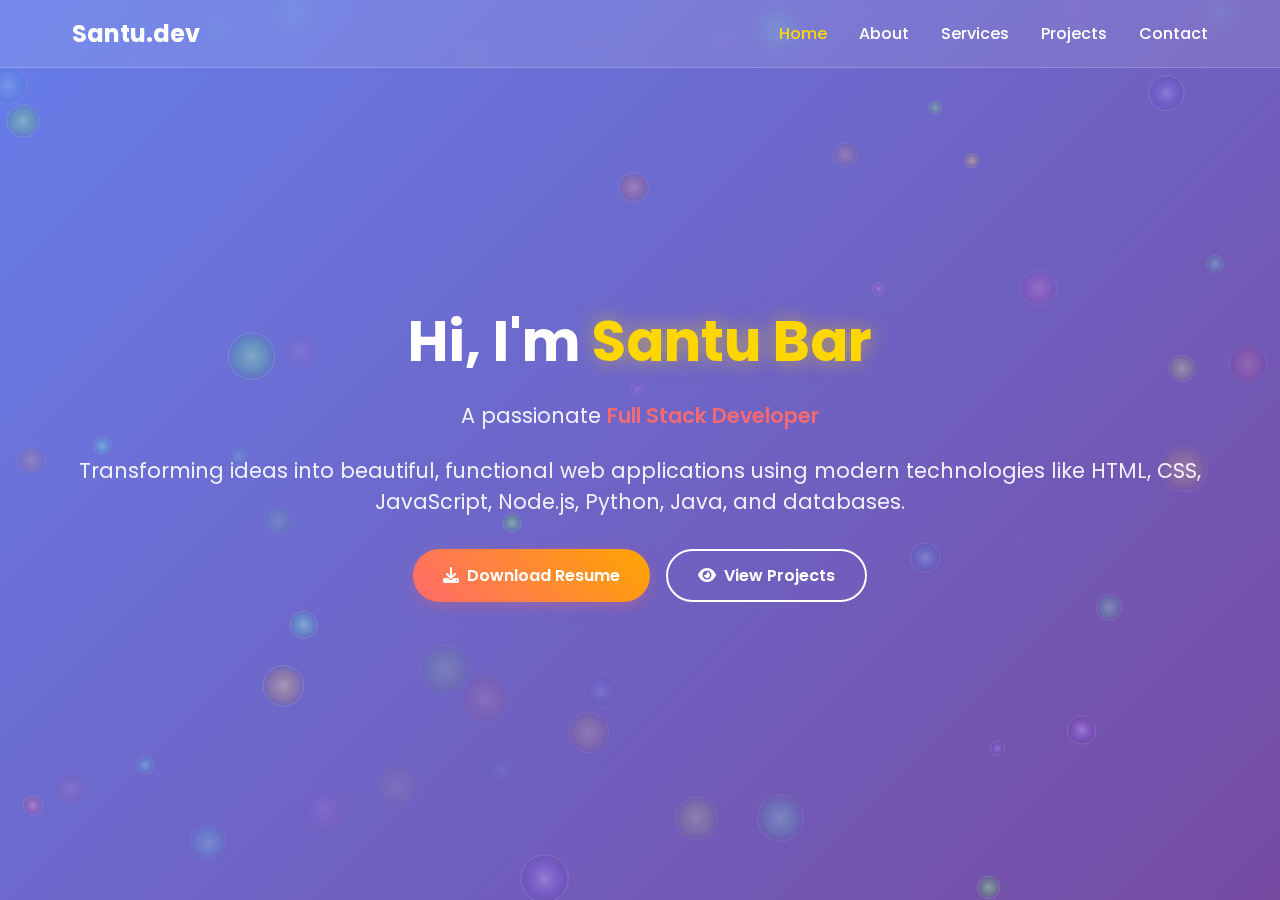
<file: index.html>
<!DOCTYPE html>
<html lang="en">
<head>
    <meta charset="UTF-8">
    <meta name="viewport" content="width=device-width, initial-scale=1.0">
    <title>Santu Bar - Full Stack Developer</title>
    <link rel="preconnect" href="https://fonts.googleapis.com">
    <link rel="preconnect" href="https://fonts.gstatic.com" crossorigin>
    <link href="https://fonts.googleapis.com/css2?family=Poppins:wght@300;400;500;600;700&display=swap" rel="stylesheet">
    <link rel="stylesheet" href="https://cdnjs.cloudflare.com/ajax/libs/font-awesome/6.5.0/css/all.min.css">
    <style>
        * {
            margin: 0;
            padding: 0;
            box-sizing: border-box;
        }

        body {
            font-family: 'Poppins', sans-serif;
            background: linear-gradient(135deg, #667eea 0%, #764ba2 100%);
            min-height: 100vh;
            overflow-x: hidden;
            position: relative;
        }

        /* Navigation */
        nav {
            position: fixed;
            top: 0;
            width: 100%;
            background: rgba(255, 255, 255, 0.1);
            backdrop-filter: blur(10px);
            border-bottom: 1px solid rgba(255, 255, 255, 0.2);
            z-index: 1000;
            padding: 1rem 0;
        }

        .nav-container {
            max-width: 1200px;
            margin: 0 auto;
            display: flex;
            justify-content: space-between;
            align-items: center;
            padding: 0 2rem;
        }

        .logo {
            font-size: 1.5rem;
            font-weight: 700;
            color: white;
        }

        .nav-menu {
            display: flex;
            list-style: none;
            gap: 2rem;
        }

        .nav-link {
            color: white;
            text-decoration: none;
            font-weight: 500;
            transition: color 0.3s ease;
        }

        .nav-link:hover,
        .nav-link.active {
            color: #ffd700;
        }

        .mobile-menu-toggle {
            display: none;
            color: white;
            font-size: 1.5rem;
            cursor: pointer;
        }

        /* Bubbles Canvas */
        #bubbles {
            position: fixed;
            top: 0;
            left: 0;
            width: 100%;
            height: 100%;
            pointer-events: none;
            z-index: 1;
        }

        /* Main Content */
        .section {
            min-height: 100vh;
            display: flex;
            align-items: center;
            justify-content: center;
            position: relative;
            z-index: 10;
        }

        .container {
            max-width: 1200px;
            margin: 0 auto;
            padding: 0 2rem;
        }

        .hero-content {
            text-align: center;
            color: white;
            animation: fadeInUp 1s ease-out;
        }

        .hero-content h1 {
            font-size: 3.5rem;
            font-weight: 700;
            margin-bottom: 1rem;
        }

        .highlight {
            color: #ffd700;
            text-shadow: 0 0 20px rgba(255, 215, 0, 0.5);
        }

        .hero-content p {
            font-size: 1.3rem;
            margin-bottom: 1.5rem;
            opacity: 0.9;
        }

        #typed-text {
            color: #ff6b6b;
            font-weight: 600;
        }

        .btn-group {
            display: flex;
            gap: 1rem;
            justify-content: center;
            margin-top: 2rem;
        }

        .btn {
            padding: 12px 30px;
            border-radius: 50px;
            text-decoration: none;
            font-weight: 600;
            transition: all 0.3s ease;
            display: inline-flex;
            align-items: center;
            gap: 0.5rem;
        }

        .btn-primary {
            background: linear-gradient(45deg, #ff6b6b, #ffa500);
            color: white;
            box-shadow: 0 4px 15px rgba(255, 107, 107, 0.3);
        }

        .btn-primary:hover {
            transform: translateY(-2px);
            box-shadow: 0 6px 20px rgba(255, 107, 107, 0.4);
        }

        .btn-secondary {
            background: transparent;
            color: white;
            border: 2px solid white;
        }

        .btn-secondary:hover {
            background: white;
            color: #667eea;
            transform: translateY(-2px);
        }

        @keyframes fadeInUp {
            from {
                opacity: 0;
                transform: translateY(30px);
            }
            to {
                opacity: 1;
                transform: translateY(0);
            }
        }

        /* Mobile Responsive */
        @media (max-width: 768px) {
            .nav-menu {
                position: fixed;
                top: 70px;
                left: -100%;
                width: 100%;
                height: calc(100vh - 70px);
                background: rgba(0, 0, 0, 0.9);
                flex-direction: column;
                justify-content: flex-start;
                align-items: center;
                padding-top: 2rem;
                transition: left 0.3s ease;
            }

            .nav-menu.active {
                left: 0;
            }

            .mobile-menu-toggle {
                display: block;
            }

            .hero-content h1 {
                font-size: 2.5rem;
            }

            .hero-content p {
                font-size: 1.1rem;
            }

            .btn-group {
                flex-direction: column;
                align-items: center;
            }
        }
    </style>
</head>
<body>
    <!-- Navigation -->
    <nav>
        <div class="nav-container">
            <div class="logo">Santu.dev</div>
            <ul class="nav-menu" id="navMenu">
                <li><a href="index.html" onclick="showSection('home')" class="nav-link active">Home</a></li>
                <li><a href="about.html" onclick="showSection('about')" class="nav-link">About</a></li>
                <li><a href="service.html" onclick="showSection('services')" class="nav-link">Services</a></li>
                <li><a href="project.html" onclick="showSection('projects')" class="nav-link">Projects</a></li>
                <li><a href="contact.html" onclick="showSection('contact')" class="nav-link">Contact</a></li>
            </ul>
            <div class="mobile-menu-toggle" onclick="toggleMobileMenu()">
                <i class="fas fa-bars"></i>
            </div>
        </div>
    </nav>

    <canvas id="bubbles"></canvas>

    <!-- Home Section -->
    <section id="home" class="section active">
        <div class="container">
            <div class="hero-content fade-in-up">
                <h1>Hi, I'm <span class="highlight">Santu Bar</span></h1>
                <p>A passionate <span id="typed-text">Full Stack Developer</span></p>
                <p>Transforming ideas into beautiful, functional web applications using modern technologies like HTML, CSS, JavaScript, Node.js, Python, Java, and databases.</p>
                <div class="btn-group">
                    <a href="SANTU_BAR_009.pdf" download class="btn btn-primary">
                        <i class="fas fa-download"></i> Download Resume
                    </a>
                    <a href="#" onclick="showSection('projects')" class="btn btn-secondary">
                        <i class="fas fa-eye"></i> View Projects
                    </a>
                </div>
            </div>
        </div>
    </section>

    <script>
        // Bubble Animation
        class BubbleSystem {
            constructor() {
                this.canvas = document.getElementById('bubbles');
                this.ctx = this.canvas.getContext('2d');
                this.bubbles = [];
                this.mouseX = 0;
                this.mouseY = 0;
                this.isMouseDown = false;
                
                this.init();
                this.setupEventListeners();
                this.animate();
            }

            init() {
                this.resizeCanvas();
                this.createBubbles(50);
            }

            resizeCanvas() {
                this.canvas.width = window.innerWidth;
                this.canvas.height = window.innerHeight;
            }

            createBubbles(count) {
                for (let i = 0; i < count; i++) {
                    this.bubbles.push({
                        x: Math.random() * this.canvas.width,
                        y: Math.random() * this.canvas.height,
                        radius: Math.random() * 20 + 5,
                        vx: (Math.random() - 0.5) * 2,
                        vy: (Math.random() - 0.5) * 2,
                        alpha: Math.random() * 0.5 + 0.1,
                        hue: Math.random() * 360,
                        repelForce: 0,
                        originalVx: (Math.random() - 0.5) * 2,
                        originalVy: (Math.random() - 0.5) * 2
                    });
                }
            }

            setupEventListeners() {
                // Mouse events
                document.addEventListener('mousemove', (e) => {
                    this.mouseX = e.clientX;
                    this.mouseY = e.clientY;
                });

                document.addEventListener('mousedown', () => {
                    this.isMouseDown = true;
                    this.createMouseBubbles();
                });

                document.addEventListener('mouseup', () => {
                    this.isMouseDown = false;
                });

                // Touch events
                document.addEventListener('touchstart', (e) => {
                    const touch = e.touches[0];
                    this.mouseX = touch.clientX;
                    this.mouseY = touch.clientY;
                    this.isMouseDown = true;
                    this.createMouseBubbles();
                    e.preventDefault();
                });

                document.addEventListener('touchmove', (e) => {
                    const touch = e.touches[0];
                    this.mouseX = touch.clientX;
                    this.mouseY = touch.clientY;
                    e.preventDefault();
                });

                document.addEventListener('touchend', () => {
                    this.isMouseDown = false;
                });

                // Resize event
                window.addEventListener('resize', () => {
                    this.resizeCanvas();
                });

                // Hover effects on interactive elements
                const interactiveElements = document.querySelectorAll('a, button, .nav-link');
                interactiveElements.forEach(element => {
                    element.addEventListener('mouseenter', (e) => {
                        this.createHoverBubbles(e.target);
                    });
                });
            }

            createMouseBubbles() {
                for (let i = 0; i < 5; i++) {
                    this.bubbles.push({
                        x: this.mouseX + (Math.random() - 0.5) * 50,
                        y: this.mouseY + (Math.random() - 0.5) * 50,
                        radius: Math.random() * 15 + 5,
                        vx: (Math.random() - 0.5) * 8,
                        vy: (Math.random() - 0.5) * 8,
                        alpha: 0.8,
                        hue: Math.random() * 60 + 300, // Purple to pink range
                        life: 100,
                        decay: 2,
                        repelForce: 0,
                        originalVx: (Math.random() - 0.5) * 8,
                        originalVy: (Math.random() - 0.5) * 8
                    });
                }
            }

            createHoverBubbles(element) {
                const rect = element.getBoundingClientRect();
                const centerX = rect.left + rect.width / 2;
                const centerY = rect.top + rect.height / 2;

                for (let i = 0; i < 8; i++) {
                    this.bubbles.push({
                        x: centerX + (Math.random() - 0.5) * rect.width,
                        y: centerY + (Math.random() - 0.5) * rect.height,
                        radius: Math.random() * 10 + 3,
                        vx: (Math.random() - 0.5) * 4,
                        vy: (Math.random() - 0.5) * 4,
                        alpha: 0.6,
                        hue: 45, // Golden color
                        life: 60,
                        decay: 1.5,
                        repelForce: 0,
                        originalVx: (Math.random() - 0.5) * 4,
                        originalVy: (Math.random() - 0.5) * 4
                    });
                }
            }

            updateBubbles() {
                for (let i = this.bubbles.length - 1; i >= 0; i--) {
                    const bubble = this.bubbles[i];

                    // Calculate distance to mouse/touch
                    const dx = this.mouseX - bubble.x;
                    const dy = this.mouseY - bubble.y;
                    const distance = Math.sqrt(dx * dx + dy * dy);

                    // Repel effect
                    if (distance < 100) {
                        const repelStrength = (100 - distance) / 100;
                        bubble.repelForce = repelStrength * 5;
                        
                        const angle = Math.atan2(dy, dx);
                        bubble.vx = bubble.originalVx - Math.cos(angle) * bubble.repelForce;
                        bubble.vy = bubble.originalVy - Math.sin(angle) * bubble.repelForce;
                    } else {
                        bubble.repelForce *= 0.95;
                        bubble.vx = bubble.originalVx;
                        bubble.vy = bubble.originalVy;
                    }

                    // Update position
                    bubble.x += bubble.vx;
                    bubble.y += bubble.vy;

                    // Bounce off edges
                    if (bubble.x < 0 || bubble.x > this.canvas.width) {
                        bubble.vx *= -1;
                        bubble.originalVx *= -1;
                    }
                    if (bubble.y < 0 || bubble.y > this.canvas.height) {
                        bubble.vy *= -1;
                        bubble.originalVy *= -1;
                    }

                    // Handle temporary bubbles (from interactions)
                    if (bubble.life !== undefined) {
                        bubble.life -= bubble.decay;
                        bubble.alpha = Math.max(0, bubble.life / 100);
                        
                        if (bubble.life <= 0) {
                            this.bubbles.splice(i, 1);
                            continue;
                        }
                    }

                    // Keep bubble count manageable
                    if (this.bubbles.length > 200) {
                        this.bubbles.splice(i, 1);
                    }
                }
            }

            drawBubbles() {
                this.ctx.clearRect(0, 0, this.canvas.width, this.canvas.height);

                this.bubbles.forEach(bubble => {
                    this.ctx.save();
                    this.ctx.globalAlpha = bubble.alpha;
                    
                    // Create gradient
                    const gradient = this.ctx.createRadialGradient(
                        bubble.x, bubble.y, 0,
                        bubble.x, bubble.y, bubble.radius
                    );
                    
                    gradient.addColorStop(0, `hsla(${bubble.hue}, 70%, 80%, 0.8)`);
                    gradient.addColorStop(0.7, `hsla(${bubble.hue}, 70%, 60%, 0.4)`);
                    gradient.addColorStop(1, `hsla(${bubble.hue}, 70%, 40%, 0.1)`);
                    
                    this.ctx.fillStyle = gradient;
                    this.ctx.beginPath();
                    this.ctx.arc(bubble.x, bubble.y, bubble.radius, 0, Math.PI * 2);
                    this.ctx.fill();

                    // Add a subtle border
                    this.ctx.strokeStyle = `hsla(${bubble.hue}, 70%, 90%, 0.3)`;
                    this.ctx.lineWidth = 1;
                    this.ctx.stroke();
                    
                    this.ctx.restore();
                });
            }

            animate() {
                this.updateBubbles();
                this.drawBubbles();
                requestAnimationFrame(() => this.animate());
            }
        }

        // Navigation functions (placeholder)
        function showSection(section) {
            console.log(`Showing section: ${section}`);
            // Add your section switching logic here
        }

        function toggleMobileMenu() {
            const navMenu = document.getElementById('navMenu');
            navMenu.classList.toggle('active');
        }

        // Initialize bubble system when DOM is loaded
        document.addEventListener('DOMContentLoaded', () => {
            new BubbleSystem();
        });

        // Typing effect for the text
        function typeText() {
            const texts = ['Full Stack Developer', 'Web Designer', 'Problem Solver', 'Tech Enthusiast'];
            let textIndex = 0;
            let charIndex = 0;
            const typedElement = document.getElementById('typed-text');

            function type() {
                if (charIndex < texts[textIndex].length) {
                    typedElement.textContent += texts[textIndex].charAt(charIndex);
                    charIndex++;
                    setTimeout(type, 100);
                } else {
                    setTimeout(erase, 2000);
                }
            }

            function erase() {
                if (charIndex > 0) {
                    typedElement.textContent = texts[textIndex].substring(0, charIndex - 1);
                    charIndex--;
                    setTimeout(erase, 50);
                } else {
                    textIndex = (textIndex + 1) % texts.length;
                    setTimeout(type, 500);
                }
            }

            type();
        }

        // Start typing effect
        setTimeout(typeText, 1000);
    </script>
</body>
</html>
</file>
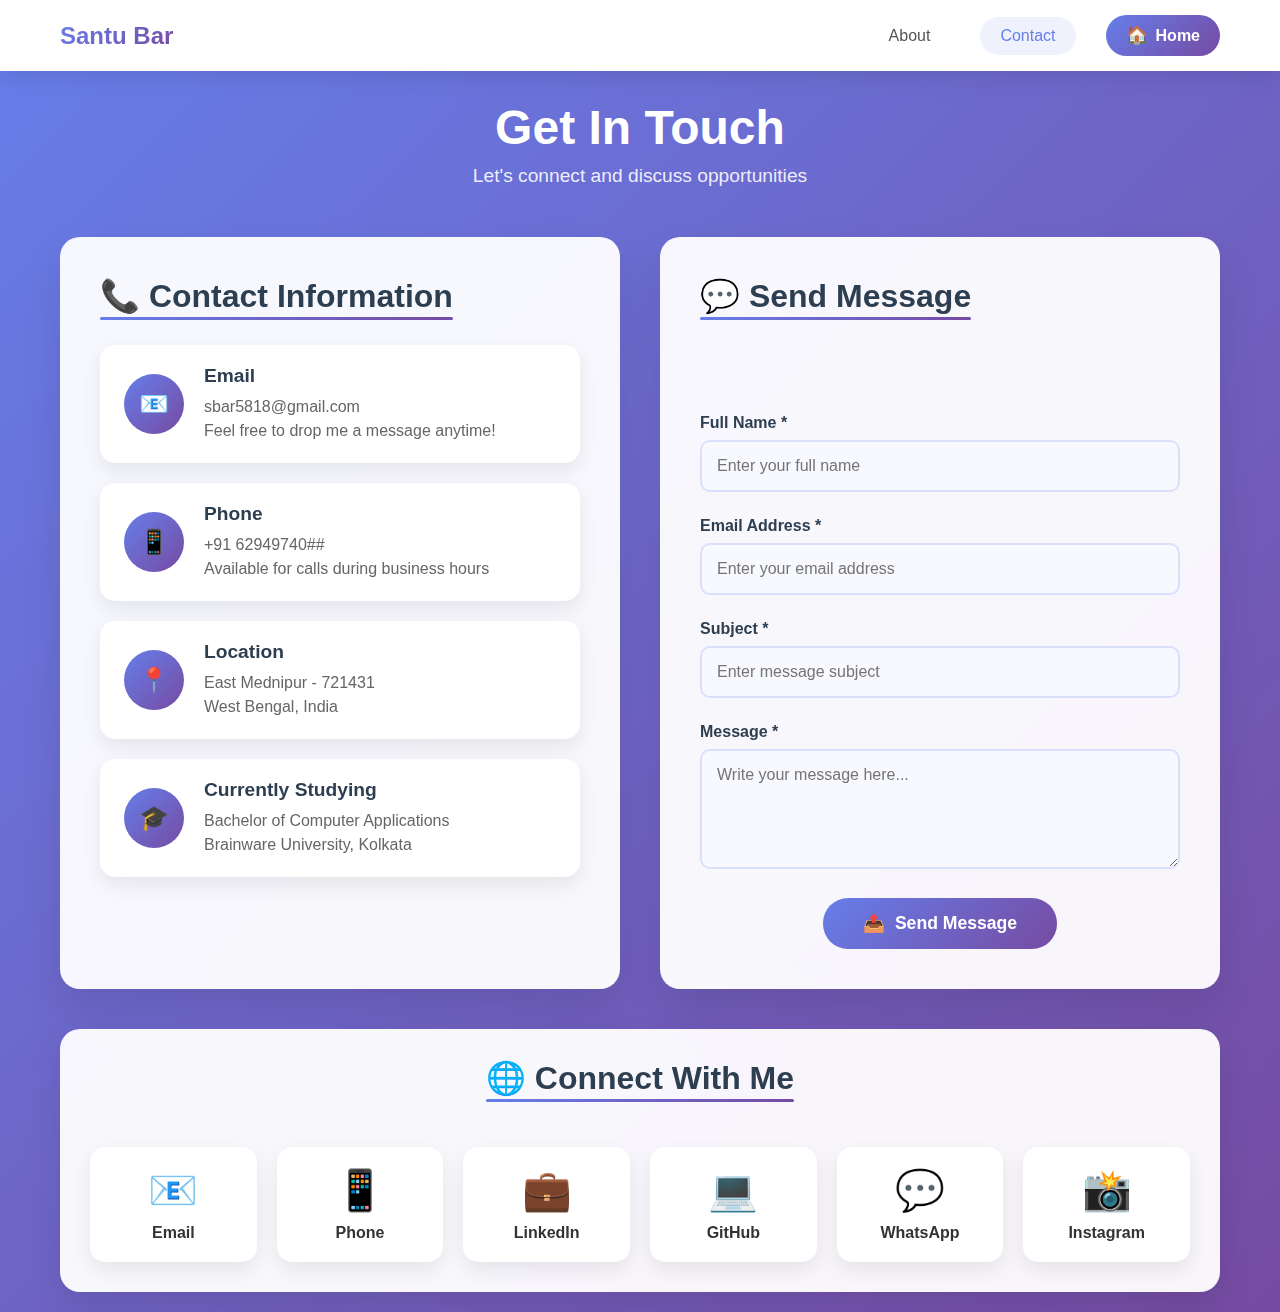
<file: contact.html>
<!DOCTYPE html>
<html lang="en">
<head>
    <meta charset="UTF-8">
    <meta name="viewport" content="width=device-width, initial-scale=1.0">
    <title>Contact - Santu Bar</title>
    <style>
        * {
            margin: 0;
            padding: 0;
            box-sizing: border-box;
        }

        body {
            font-family: 'Segoe UI', Tahoma, Geneva, Verdana, sans-serif;
            background: linear-gradient(135deg, #667eea 0%, #764ba2 100%);
            color: #333;
            overflow-x: hidden;
            min-height: 100vh;
        }

        .container {
            max-width: 1200px;
            margin: 0 auto;
            padding: 20px;
            padding-top: 100px;
        }

        .navbar {
            position: fixed;
            top: 0;
            left: 0;
            right: 0;
            background: rgb(255, 255, 255);
            backdrop-filter: blur(15px);
            box-shadow: 0 5px 25px rgba(0, 0, 0, 0.1);
            z-index: 1000;
            transition: all 0.3s ease;
        }

        .nav-container {
            max-width: 1200px;
            margin: 0 auto;
            display: flex;
            justify-content: space-between;
            align-items: center;
            padding: 15px 20px;
        }

        .nav-logo {
            font-size: 1.5em;
            font-weight: bold;
            color: #2c3e50;
        }

        .nav-logo span {
            background: linear-gradient(135deg, #667eea, #764ba2);
            -webkit-background-clip: text;
            -webkit-text-fill-color: transparent;
            background-clip: text;
        }

        .nav-links {
            display: flex;
            gap: 30px;
            align-items: center;
        }

        .nav-link {
            text-decoration: none;
            color: #555;
            font-weight: 500;
            padding: 10px 20px;
            border-radius: 25px;
            transition: all 0.3s ease;
            position: relative;
            overflow: hidden;
        }

        .nav-link.active {
            color: #667eea;
            background: rgba(102, 126, 234, 0.1);
        }

        .nav-link:hover {
            transform: translateY(-2px);
            box-shadow: 0 8px 20px rgba(0, 0, 0, 0.15);
        }

        .home-btn {
            background: linear-gradient(135deg, #667eea, #764ba2);
            color: white !important;
            display: flex;
            align-items: center;
            gap: 8px;
            font-weight: 600;
        }

        .home-btn:hover {
            background: linear-gradient(135deg, #764ba2, #667eea);
            transform: translateY(-3px);
            box-shadow: 0 10px 25px rgba(102, 126, 234, 0.3);
        }

        .home-icon {
            font-size: 1.1em;
            transition: transform 0.3s ease;
        }

        .home-btn:hover .home-icon {
            transform: scale(1.2);
        }

        .header {
            text-align: center;
            margin-bottom: 50px;
            animation: fadeInDown 1s ease-out;
        }

        .contact-container {
            display: grid;
            grid-template-columns: 1fr 1fr;
            gap: 40px;
            margin-bottom: 40px;
        }

        .contact-info {
            background: rgba(255, 255, 255, 0.95);
            backdrop-filter: blur(10px);
            border-radius: 20px;
            padding: 40px;
            box-shadow: 0 20px 40px rgba(0, 0, 0, 0.1);
            transition: transform 0.3s ease, box-shadow 0.3s ease;
            animation: fadeInLeft 1s ease-out 0.2s both;
        }

        .contact-info:hover {
            transform: translateY(-10px);
            box-shadow: 0 30px 60px rgba(0, 0, 0, 0.15);
        }

        .contact-form {
            background: rgba(255, 255, 255, 0.95);
            backdrop-filter: blur(10px);
            border-radius: 20px;
            padding: 40px;
            box-shadow: 0 20px 40px rgba(0, 0, 0, 0.1);
            transition: transform 0.3s ease, box-shadow 0.3s ease;
            animation: fadeInRight 1s ease-out 0.2s both;
        }

        .contact-form:hover {
            transform: translateY(-10px);
            box-shadow: 0 30px 60px rgba(0, 0, 0, 0.15);
        }

        .section-title {
            color: #2c3e50;
            font-size: 2em;
            margin-bottom: 30px;
            position: relative;
            display: inline-block;
        }

        .section-title::after {
            content: '';
            position: absolute;
            bottom: -5px;
            left: 0;
            width: 100%;
            height: 3px;
            background: linear-gradient(135deg, #667eea, #764ba2);
            border-radius: 2px;
        }

        .contact-item {
            display: flex;
            align-items: center;
            gap: 20px;
            padding: 20px;
            margin-bottom: 20px;
            background: white;
            border-radius: 15px;
            box-shadow: 0 8px 20px rgba(0, 0, 0, 0.08);
            transition: all 0.3s ease;
            border-left: 4px solid transparent;
        }

        .contact-item:hover {
            transform: translateX(10px);
            border-left-color: #667eea;
            box-shadow: 0 15px 30px rgba(0, 0, 0, 0.12);
        }

        .contact-icon {
            width: 60px;
            height: 60px;
            background: linear-gradient(135deg, #667eea, #764ba2);
            border-radius: 50%;
            display: flex;
            align-items: center;
            justify-content: center;
            font-size: 1.5em;
            color: white;
            flex-shrink: 0;
            transition: transform 0.3s ease;
        }

        .contact-item:hover .contact-icon {
            transform: rotate(360deg) scale(1.1);
        }

        .contact-details h3 {
            color: #2c3e50;
            margin-bottom: 8px;
            font-size: 1.2em;
        }

        .contact-details p {
            color: #666;
            line-height: 1.5;
        }

        .form-group {
            margin-bottom: 25px;
        }

        .form-group label {
            display: block;
            color: #2c3e50;
            font-weight: 600;
            margin-bottom: 8px;
        }

        .form-group input,
        .form-group textarea {
            width: 100%;
            padding: 15px;
            border: 2px solid rgba(102, 126, 234, 0.2);
            border-radius: 10px;
            font-size: 1em;
            font-family: inherit;
            transition: all 0.3s ease;
            background: rgba(248, 249, 255, 0.8);
        }

        .form-group input:focus,
        .form-group textarea:focus {
            outline: none;
            border-color: #667eea;
            background: white;
            box-shadow: 0 0 0 3px rgba(102, 126, 234, 0.1);
            transform: translateY(-2px);
        }

        .form-group textarea {
            resize: vertical;
            min-height: 120px;
        }

        .submit-btn {
            background: linear-gradient(135deg, #667eea, #764ba2);
            color: white;
            border: none;
            padding: 15px 40px;
            border-radius: 25px;
            font-size: 1.1em;
            font-weight: 600;
            cursor: pointer;
            transition: all 0.3s ease;
            display: flex;
            align-items: center;
            gap: 10px;
            margin: 0 auto;
        }

        .submit-btn:hover {
            background: linear-gradient(135deg, #764ba2, #667eea);
            transform: translateY(-3px);
            box-shadow: 0 15px 35px rgba(102, 126, 234, 0.4);
        }

        .submit-btn:active {
            transform: translateY(-1px);
        }

        .social-links {
            background: rgba(255, 255, 255, 0.95);
            backdrop-filter: blur(10px);
            border-radius: 20px;
            padding: 30px;
            box-shadow: 0 15px 35px rgba(0, 0, 0, 0.1);
            text-align: center;
            transition: all 0.3s ease;
            animation: fadeInUp 1s ease-out 0.4s both;
        }

        .social-links:hover {
            transform: translateY(-5px);
            box-shadow: 0 25px 50px rgba(0, 0, 0, 0.15);
        }

        .social-grid {
            display: grid;
            grid-template-columns: repeat(auto-fit, minmax(120px, 1fr));
            gap: 20px;
            margin-top: 20px;
        }

        .social-item {
            background: white;
            padding: 20px;
            border-radius: 15px;
            box-shadow: 0 8px 20px rgba(0, 0, 0, 0.08);
            transition: all 0.3s ease;
            cursor: pointer;
        }

        .social-item:hover {
            transform: translateY(-8px) scale(1.05);
            box-shadow: 0 20px 40px rgba(0, 0, 0, 0.15);
        }

        .social-icon {
            font-size: 2.5em;
            margin-bottom: 10px;
        }

        .success-message {
            background: linear-gradient(135deg, #4CAF50, #45a049);
            color: white;
            padding: 15px;
            border-radius: 10px;
            text-align: center;
            margin-bottom: 20px;
            opacity: 0;
            transform: translateY(-20px);
            transition: all 0.3s ease;
        }

        .success-message.show {
            opacity: 1;
            transform: translateY(0);
        }

        @keyframes fadeInDown {
            from {
                opacity: 0;
                transform: translateY(-50px);
            }
            to {
                opacity: 1;
                transform: translateY(0);
            }
        }

        @keyframes fadeInLeft {
            from {
                opacity: 0;
                transform: translateX(-50px);
            }
            to {
                opacity: 1;
                transform: translateX(0);
            }
        }

        @keyframes fadeInRight {
            from {
                opacity: 0;
                transform: translateX(50px);
            }
            to {
                opacity: 1;
                transform: translateX(0);
            }
        }

        @keyframes fadeInUp {
            from {
                opacity: 0;
                transform: translateY(50px);
            }
            to {
                opacity: 1;
                transform: translateY(0);
            }
        }

        @media (max-width: 768px) {
            .container {
                padding-top: 80px;
            }
            
            .nav-container {
                padding: 12px 15px;
            }
            
            .nav-links {
                gap: 15px;
            }
            
            .nav-link {
                padding: 8px 15px;
                font-size: 0.9em;
            }
            
            .home-btn span:last-child {
                display: none;
            }
            
            .contact-container {
                grid-template-columns: 1fr;
                gap: 30px;
            }
            
            .contact-info,
            .contact-form {
                padding: 25px;
            }
            
            .contact-item {
                flex-direction: column;
                text-align: center;
                padding: 25px;
            }
            
            .social-grid {
                grid-template-columns: repeat(2, 1fr);
            }
        }
    </style>
</head>
<body>
    <nav class="navbar">
        <div class="nav-container">
            <div class="nav-logo">
                <span>Santu Bar</span>
            </div>
            <div class="nav-links">
                <a href="about.html" class="nav-link">About</a>
                <a href="contact.html" class="nav-link active">Contact</a>
                <a href="index.html" class="nav-link home-btn">
                    <span class="home-icon">🏠</span>
                    <span>Home</span>
                </a>
            </div>
        </div>
    </nav>

    <div class="container">
        <header class="header">
            <h1 style="color: white; font-size: 3em; margin-bottom: 10px;">Get In Touch</h1>
            <p style="color: rgba(255,255,255,0.9); font-size: 1.2em;">Let's connect and discuss opportunities</p>
        </header>

        <div class="contact-container">
            <div class="contact-info">
                <h2 class="section-title">📞 Contact Information</h2>
                
                <div class="contact-item">
                    <div class="contact-icon">📧</div>
                    <div class="contact-details">
                        <h3>Email</h3>
                        <p>sbar5818@gmail.com</p>
                        <p>Feel free to drop me a message anytime!</p>
                    </div>
                </div>

                <div class="contact-item">
                    <div class="contact-icon">📱</div>
                    <div class="contact-details">
                        <h3>Phone</h3>
                        <p>+91 62949740##</p>
                        <p>Available for calls during business hours</p>
                    </div>
                </div>

                <div class="contact-item">
                    <div class="contact-icon">📍</div>
                    <div class="contact-details">
                        <h3>Location</h3>
                        <p>East Mednipur - 721431</p>
                        <p>West Bengal, India</p>
                    </div>
                </div>

                <div class="contact-item">
                    <div class="contact-icon">🎓</div>
                    <div class="contact-details">
                        <h3>Currently Studying</h3>
                        <p>Bachelor of Computer Applications</p>
                        <p>Brainware University, Kolkata</p>
                    </div>
                </div>
            </div>

            <div class="contact-form">
                <h2 class="section-title">💬 Send Message</h2>
                
                <div class="success-message" id="successMessage">
                    ✅ Thank you! Your message has been sent successfully.
                </div>

                <form id="contactForm">
                    <div class="form-group">
                        <label for="name">Full Name *</label>
                        <input type="text" id="name" name="name" required placeholder="Enter your full name">
                    </div>

                    <div class="form-group">
                        <label for="email">Email Address *</label>
                        <input type="email" id="email" name="email" required placeholder="Enter your email address">
                    </div>

                    <div class="form-group">
                        <label for="subject">Subject *</label>
                        <input type="text" id="subject" name="subject" required placeholder="Enter message subject">
                    </div>

                    <div class="form-group">
                        <label for="message">Message *</label>
                        <textarea id="message" name="message" required placeholder="Write your message here..."></textarea>
                    </div>

                    <button type="submit" class="submit-btn">
                        <span>📤</span>
                        <span>Send Message</span>
                    </button>
                </form>
            </div>
        </div>

        <div class="social-links">
            <h2 class="section-title">🌐 Connect With Me</h2>
            <div class="social-grid">
                <div class="social-item" onclick="window.open('mailto:sbar5818@gmail.com')">
                    <div class="social-icon">📧</div>
                    <div><strong>Email</strong></div>
                </div>
                <div class="social-item" onclick="window.open('tel:+916294974031')">
                    <div class="social-icon">📱</div>
                    <div><strong>Phone</strong></div>
                </div>
                <div class="social-item" onclick="alert('LinkedIn profile coming soon!')">
                    <div class="social-icon">💼</div>
                    <div><strong>LinkedIn</strong></div>
                </div>
                <div class="social-item" onclick="alert('GitHub profile coming soon!')">
                    <div class="social-icon">💻</div>
                    <div><strong>GitHub</strong></div>
                </div>
                <div class="social-item" onclick="alert('WhatsApp coming soon!')">
                    <div class="social-icon">💬</div>
                    <div><strong>WhatsApp</strong></div>
                </div>
                <div class="social-item" onclick="alert('Instagram coming soon!')">
                    <div class="social-icon">📸</div>
                    <div><strong>Instagram</strong></div>
                </div>
            </div>
        </div>
    </div>

    <script>
        document.addEventListener('DOMContentLoaded', function() {
           
            window.addEventListener('scroll', function() {
                const navbar = document.querySelector('.navbar');
                if (window.scrollY > 100) {
                    navbar.style.background = 'rgba(255, 255, 255, 0.98)';
                    navbar.style.boxShadow = '0 8px 32px rgba(0, 0, 0, 0.15)';
                } else {
                    navbar.style.background = 'rgba(255, 255, 255, 0.95)';
                    navbar.style.boxShadow = '0 5px 25px rgba(0, 0, 0, 0.1)';
                }
            });

            
            const form = document.getElementById('contactForm');
            const successMessage = document.getElementById('successMessage');

            form.addEventListener('submit', function(e) {
                e.preventDefault();
                
               
                const formData = {
                    name: document.getElementById('name').value,
                    email: document.getElementById('email').value,
                    subject: document.getElementById('subject').value,
                    message: document.getElementById('message').value
                };

                
                const submitBtn = form.querySelector('.submit-btn');
                const originalText = submitBtn.innerHTML;
                
                submitBtn.innerHTML = '<span>⏳</span><span>Sending...</span>';
                submitBtn.disabled = true;

                setTimeout(() => {
                    
                    successMessage.classList.add('show');
                    
                    
                    form.reset();
                    
                  
                    submitBtn.innerHTML = originalText;
                    submitBtn.disabled = false;
                    
                    setTimeout(() => {
                        successMessage.classList.remove('show');
                    }, 5000);
                }, 2000);
            });

            const inputs = document.querySelectorAll('input, textarea');
            inputs.forEach(input => {
                input.addEventListener('focus', function() {
                    this.parentNode.style.transform = 'scale(1.02)';
                });
                
                input.addEventListener('blur', function() {
                    this.parentNode.style.transform = 'scale(1)';
                });
            });

            
            const contactItems = document.querySelectorAll('.contact-item');
            contactItems.forEach(item => {
                item.addEventListener('click', function() {
                    const details = this.querySelector('.contact-details');
                    const text = details.querySelector('p').textContent;
                    
                    if (text.includes('@')) {
                        window.open('mailto:' + text);
                    } else if (text.includes('+91')) {
                        window.open('tel:' + text);
                    }
                });
            });

           
            window.addEventListener('scroll', function() {
                const scrolled = window.pageYOffset;
                const containers = document.querySelectorAll('.contact-info, .contact-form, .social-links');
                
                containers.forEach((container, index) => {
                    const rate = scrolled * -0.3;
                    container.style.transform = `translateY(${rate * 0.1}px)`;
                });
            });

            
            const socialItems = document.querySelectorAll('.social-item');
            socialItems.forEach(item => {
                item.addEventListener('mouseenter', function() {
                    this.style.background = 'linear-gradient(135deg, #f8f9ff, #e8f0ff)';
                });
                
                item.addEventListener('mouseleave', function() {
                    this.style.background = 'white';
                });
            });
        });
    </script>
</body>
</html>
</file>
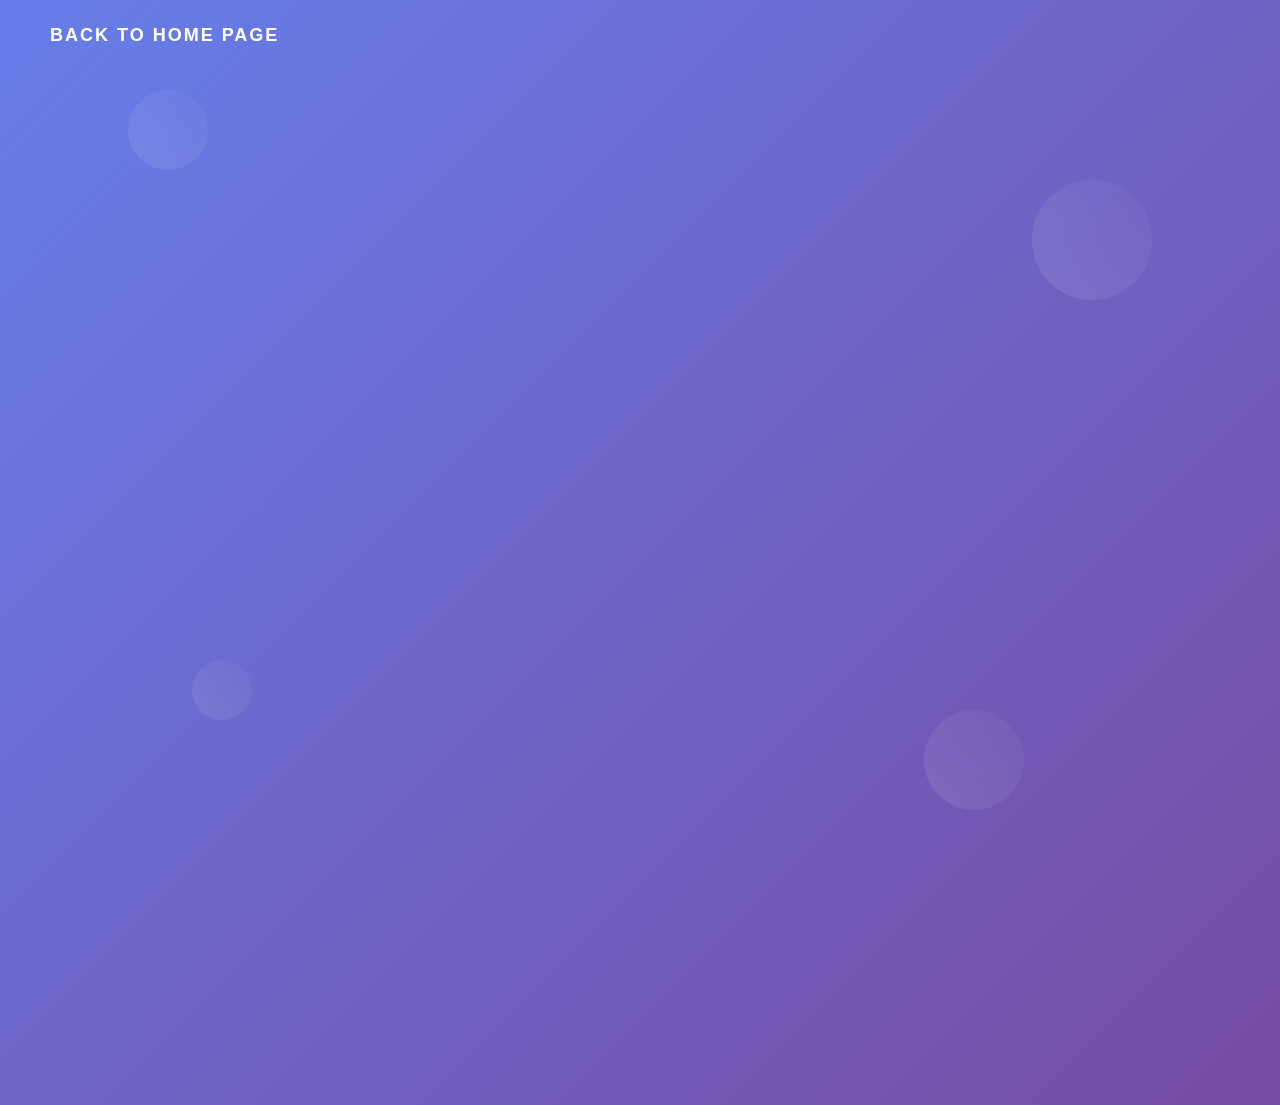
<file: service.html>
<!DOCTYPE html>
<html lang="en">
<head>
    <meta charset="UTF-8">
    <meta name="viewport" content="width=device-width, initial-scale=1.0">
    <title>Our Services - Coming Soon</title>
    <style>
        * {
            margin: 0;
            padding: 0;
            box-sizing: border-box;
        }

        body {
            font-family: 'Segoe UI', Tahoma, Geneva, Verdana, sans-serif;
            background: linear-gradient(135deg, #667eea 0%, #764ba2 100%);
            min-height: 100vh;
            position: relative;
            overflow-x: hidden;
        }

        /* Animated background shapes */
        .bg-animation {
            position: fixed;
            top: 0;
            left: 0;
            width: 100%;
            height: 100%;
            z-index: 1;
            opacity: 0.1;
        }

        .shape {
            position: absolute;
            border-radius: 50%;
            background: linear-gradient(45deg, #fff, rgba(255,255,255,0.3));
            animation: float 20s infinite ease-in-out;
        }

        .shape:nth-child(1) {
            width: 80px;
            height: 80px;
            top: 10%;
            left: 10%;
            animation-delay: 0s;
        }

        .shape:nth-child(2) {
            width: 120px;
            height: 120px;
            top: 20%;
            right: 10%;
            animation-delay: -5s;
        }

        .shape:nth-child(3) {
            width: 60px;
            height: 60px;
            bottom: 20%;
            left: 15%;
            animation-delay: -10s;
        }

        .shape:nth-child(4) {
            width: 100px;
            height: 100px;
            bottom: 10%;
            right: 20%;
            animation-delay: -15s;
        }

        @keyframes float {
            0%, 100% {
                transform: translateY(0px) rotate(0deg);
            }
            33% {
                transform: translateY(-30px) rotate(120deg);
            }
            66% {
                transform: translateY(20px) rotate(240deg);
            }
        }

        .container {
            position: relative;
            z-index: 10;
            min-height: 100vh;
            display: flex;
            flex-direction: column;
            justify-content: center;
            align-items: center;
            padding: 2rem;
            text-align: center;
        }

        .logo {
            width: 80px;
            height: 80px;
            background: linear-gradient(45deg, #ff6b6b, #4ecdc4);
            border-radius: 20px;
            display: flex;
            align-items: center;
            justify-content: center;
            margin-bottom: 2rem;
            opacity: 0;
            animation: slideDown 1s ease 0.2s forwards;
            transition: all 0.4s ease;
            cursor: pointer;
            position: relative;
            overflow: hidden;
        }

        .logo::before {
            content: '';
            position: absolute;
            top: 0;
            left: -100%;
            width: 100%;
            height: 100%;
            background: linear-gradient(90deg, transparent, rgba(255,255,255,0.4), transparent);
            transition: left 0.6s ease;
        }

        .logo:hover::before {
            left: 100%;
        }

        .logo:hover {
            transform: rotateY(180deg) scale(1.1);
            box-shadow: 0 15px 40px rgba(0,0,0,0.3);
        }

        .logo-icon {
            font-size: 2rem;
            color: white;
        }

        @keyframes slideDown {
            to {
                opacity: 1;
                transform: translateY(0);
            }
        }

        .main-title {
            font-size: 4rem;
            font-weight: 700;
            color: white;
            margin-bottom: 1rem;
            opacity: 0;
            transform: translateY(50px);
            animation: slideUp 1s ease 0.4s forwards;
            cursor: pointer;
            transition: all 0.3s ease;
            position: relative;
            text-shadow: 0 4px 8px rgba(0,0,0,0.3);
        }

        .main-title:hover {
            transform: scale(1.05);
            text-shadow: 0 8px 16px rgba(0,0,0,0.4);
            background: linear-gradient(45deg, #ff6b6b, #4ecdc4, #45b7d1, #f9ca24);
            background-size: 300% 300%;
            -webkit-background-clip: text;
            background-clip: text;
            -webkit-text-fill-color: transparent;
            animation: gradientText 3s ease infinite;
        }

        @keyframes gradientText {
            0%, 100% { background-position: 0% 50%; }
            50% { background-position: 100% 50%; }
        }

        @keyframes slideUp {
            to {
                opacity: 1;
                transform: translateY(0);
            }
        }

        .subtitle {
            font-size: 1.4rem;
            color: rgba(255,255,255,0.8);
            margin-bottom: 3rem;
            opacity: 0;
            animation: fadeIn 1s ease 0.6s forwards;
            max-width: 600px;
            line-height: 1.6;
        }

        @keyframes fadeIn {
            to { opacity: 1; }
        }

        .services-preview {
            display: grid;
            grid-template-columns: repeat(auto-fit, minmax(280px, 1fr));
            gap: 2rem;
            margin-bottom: 3rem;
            max-width: 1000px;
            width: 100%;
            opacity: 0;
            animation: fadeIn 1s ease 0.8s forwards;
        }

        .service-card {
            background: rgba(255,255,255,0.1);
            backdrop-filter: blur(10px);
            border: 1px solid rgba(255,255,255,0.2);
            border-radius: 20px;
            padding: 2rem;
            transition: all 0.4s ease;
            cursor: pointer;
            position: relative;
            overflow: hidden;
        }

        .service-card::before {
            content: '';
            position: absolute;
            top: 0;
            left: -100%;
            width: 100%;
            height: 100%;
            background: linear-gradient(90deg, transparent, rgba(255,255,255,0.1), transparent);
            transition: left 0.8s ease;
        }

        .service-card:hover::before {
            left: 100%;
        }

        .service-card:hover {
            transform: translateY(-10px) rotateX(5deg);
            background: rgba(255,255,255,0.2);
            box-shadow: 0 20px 40px rgba(0,0,0,0.2);
            border-color: rgba(255,255,255,0.4);
        }

        .service-icon {
            font-size: 3rem;
            margin-bottom: 1rem;
            display: block;
            transition: transform 0.3s ease;
        }

        .service-card:hover .service-icon {
            transform: scale(1.2) rotateY(180deg);
        }

        .service-title {
            font-size: 1.5rem;
            color: white;
            margin-bottom: 1rem;
            font-weight: 600;
        }

        .service-description {
            color: rgba(255,255,255,0.8);
            line-height: 1.6;
            font-size: 0.95rem;
        }

        .countdown-section {
            margin-bottom: 3rem;
            opacity: 0;
            animation: fadeIn 1s ease 1s forwards;
        }

        .countdown-title {
            font-size: 1.2rem;
            color: rgba(255,255,255,0.9);
            margin-bottom: 1.5rem;
            font-weight: 500;
        }

        .countdown {
            display: flex;
            justify-content: center;
            gap: 1.5rem;
            flex-wrap: wrap;
        }

        .countdown-item {
            background: rgba(255,255,255,0.1);
            backdrop-filter: blur(10px);
            border: 1px solid rgba(255,255,255,0.2);
            border-radius: 15px;
            padding: 1.5rem 1rem;
            min-width: 90px;
            transition: all 0.4s ease;
            cursor: pointer;
            position: relative;
            overflow: hidden;
        }

        .countdown-item::before {
            content: '';
            position: absolute;
            top: 0;
            left: 0;
            width: 100%;
            height: 100%;
            background: linear-gradient(45deg, rgba(255,107,107,0.3), rgba(78,205,196,0.3));
            opacity: 0;
            transition: opacity 0.3s ease;
        }

        .countdown-item:hover::before {
            opacity: 1;
        }

        .countdown-item:hover {
            transform: translateY(-8px) scale(1.05);
            box-shadow: 0 15px 30px rgba(0,0,0,0.3);
        }

        .countdown-number {
            font-size: 2.2rem;
            font-weight: bold;
            color: white;
            display: block;
            position: relative;
            z-index: 2;
        }

        .countdown-label {
            font-size: 0.8rem;
            color: rgba(255,255,255,0.8);
            text-transform: uppercase;
            letter-spacing: 1px;
            position: relative;
            z-index: 2;
        }

        .notification-section {
            opacity: 0;
            animation: fadeIn 1s ease 1.2s forwards;
            width: 100%;
            max-width: 500px;
        }

        .notification-title {
            font-size: 1.1rem;
            color: rgba(255,255,255,0.9);
            margin-bottom: 1.5rem;
        }

        .input-group {
            display: flex;
            gap: 1rem;
            margin-bottom: 2rem;
            flex-wrap: wrap;
            justify-content: center;
        }

        .email-input {
            flex: 1;
            min-width: 250px;
            padding: 1rem 1.5rem;
            border: none;
            border-radius: 50px;
            background: rgba(255,255,255,0.1);
            backdrop-filter: blur(10px);
            border: 1px solid rgba(255,255,255,0.2);
            color: white;
            font-size: 1rem;
            transition: all 0.3s ease;
        }

        .email-input::placeholder {
            color: rgba(255,255,255,0.6);
        }

        .email-input:focus {
            outline: none;
            background: rgba(255,255,255,0.2);
            transform: scale(1.02);
            box-shadow: 0 0 20px rgba(255,255,255,0.3);
            border-color: rgba(255,255,255,0.5);
        }

        .notify-btn {
            padding: 1rem 2rem;
            border: none;
            border-radius: 50px;
            background: linear-gradient(45deg, #ff6b6b, #4ecdc4);
            color: white;
            font-size: 1rem;
            font-weight: 600;
            cursor: pointer;
            transition: all 0.4s ease;
            position: relative;
            overflow: hidden;
            min-width: 140px;
        }

        .notify-btn::before {
            content: '';
            position: absolute;
            top: 0;
            left: -100%;
            width: 100%;
            height: 100%;
            background: linear-gradient(45deg, #4ecdc4, #45b7d1);
            transition: left 0.4s ease;
        }

        .notify-btn:hover::before {
            left: 0;
        }

        .notify-btn:hover {
            transform: translateY(-3px);
            box-shadow: 0 10px 25px rgba(0,0,0,0.3);
        }

        .btn-text {
            position: relative;
            z-index: 2;
        }

        .social-section {
            opacity: 0;
            animation: fadeIn 1s ease 1.4s forwards;
        }

        .social-title {
            font-size: 1rem;
            color: rgba(255,255,255,0.8);
            margin-bottom: 1rem;
        }

        .social-links {
            display: flex;
            justify-content: center;
            gap: 1rem;
        }

        .social-link {
            display: flex;
            align-items: center;
            justify-content: center;
            width: 50px;
            height: 50px;
            background: rgba(255,255,255,0.1);
            border: 1px solid rgba(255,255,255,0.2);
            border-radius: 50%;
            color: white;
            text-decoration: none;
            font-size: 1.2rem;
            transition: all 0.4s ease;
            backdrop-filter: blur(10px);
        }

        .social-link:hover {
            background: rgba(255,255,255,0.2);
            transform: translateY(-5px) scale(1.1);
            box-shadow: 0 10px 20px rgba(0,0,0,0.3);
        }

        @media (max-width: 768px) {
            .main-title {
                font-size: 2.5rem;
            }
            
            .services-preview {
                grid-template-columns: 1fr;
                gap: 1.5rem;
            }
            
            .countdown {
                gap: 1rem;
            }
            
            .input-group {
                flex-direction: column;
                align-items: center;
            }
            
            .email-input {
                min-width: 100%;
                margin-bottom: 1rem;
            }
        }
nav {
  /* background: rgba(0, 0, 0, 0.2);  Slight transparent black */
  padding: 15px 30px;
  position: fixed;
  top: 0;
  left: 0;
  width: 100%;
  backdrop-filter: blur(0px); /* Blur background content */
  -webkit-backdrop-filter: blur(0px); /* Safari support */
  /* border-bottom: 0px solid rgba(255, 255, 255, 0.2); */
  z-index: 1000; /* Always on top */
}


nav ul {
  list-style: none;
  margin: 0;
  padding: 0;
  display: flex;
  justify-content: flex-start;
  align-items: center;
}

nav ul li {
  display: inline-block;
}

nav ul li a {
  display: inline-block;
  padding: 10px 20px;
  color: white;
  font-size: 18px;
  font-weight: bold;
  text-transform: uppercase;
  letter-spacing: 2px;
  position: relative;
  text-decoration: none;
  transition: 0.3s ease;
}

/* Gradient underline effect */
nav ul li a::before {
  content: "";
  position: absolute;
  left: 0;
  bottom: 0;
  width: 100%;
  height: 3px;
  background: linear-gradient(90deg, #ff0080, #7928ca, #2af598);
  transform: scaleX(0);
  transform-origin: right;
  transition: transform 0.4s ease;
}

nav ul li a:hover::before {
  transform: scaleX(1);
  transform-origin: left;
}

/* Neon glow text hover */
nav ul li a:hover {
  color: #2af598;
  text-shadow: 0 0 10px #2af598, 0 0 20px #2af598;
}
        
    </style>
</head>
<body>
      <nav>
    <ul>
      <li><a href="index.html">Back To Home Page</a></li>
    </ul>
  </nav>
    <div class="bg-animation">
        <div class="shape"></div>
        <div class="shape"></div>
        <div class="shape"></div>
        <div class="shape"></div>
    </div>

    <div class="container">
        <div class="logo">
            <span class="logo-icon">⚡</span>
        </div>

        <h1 class="main-title">Coming Soon</h1>
        <p class="subtitle">We're crafting amazing services that will revolutionize your experience. Get ready for something extraordinary!</p>

        <div class="services-preview">
            <div class="service-card">
                <span class="service-icon">🚀</span>
                <h3 class="service-title">Premium Solutions</h3>
                <p class="service-description">Cutting-edge solutions designed to accelerate your business growth and success.</p>
            </div>
            
            <div class="service-card">
                <span class="service-icon">💡</span>
                <h3 class="service-title">Innovation Hub</h3>
                <p class="service-description">Creative strategies and innovative approaches to solve your most complex challenges.</p>
            </div>
            
            <div class="service-card">
                <span class="service-icon">🎯</span>
                <h3 class="service-title">Targeted Results</h3>
                <p class="service-description">Data-driven methodologies ensuring precise outcomes and measurable success.</p>
            </div>
        </div>

        <div class="countdown-section">
            <h2 class="countdown-title">Launch Countdown</h2>
            <div class="countdown">
                <div class="countdown-item">
                    <span class="countdown-number" id="days">15</span>
                    <span class="countdown-label">Days</span>
                </div>
                <div class="countdown-item">
                    <span class="countdown-number" id="hours">08</span>
                    <span class="countdown-label">Hours</span>
                </div>
                <div class="countdown-item">
                    <span class="countdown-number" id="minutes">24</span>
                    <span class="countdown-label">Minutes</span>
                </div>
                <div class="countdown-item">
                    <span class="countdown-number" id="seconds">45</span>
                    <span class="countdown-label">Seconds</span>
                </div>
            </div>
        </div>

        <div class="notification-section">
            <h2 class="notification-title">Be the first to know when we launch</h2>
            <div class="input-group">
                <input type="email" class="email-input" placeholder="Enter your email address" id="emailInput">
                <button class="notify-btn" onclick="subscribeEmail()">
                    <span class="btn-text">Get Notified</span>
                </button>
            </div>
        </div>

        <div class="social-section">
            <h3 class="social-title">Follow our journey</h3>
            <div class="social-links">
                <a href="#" class="social-link" title="Twitter">🐦</a>
                <a href="#" class="social-link" title="LinkedIn">💼</a>
                <a href="#" class="social-link" title="Facebook">📘</a>
                <a href="#" class="social-link" title="Instagram">📷</a>
            </div>
        </div>
    </div>

    <script>
        // Countdown functionality
        function updateCountdown() {
            const targetDate = new Date();
            targetDate.setDate(targetDate.getDate() + 15);
            
            const now = new Date().getTime();
            const distance = targetDate.getTime() - now;

            const days = Math.floor(distance / (1000 * 60 * 60 * 24));
            const hours = Math.floor((distance % (1000 * 60 * 60 * 24)) / (1000 * 60 * 60));
            const minutes = Math.floor((distance % (1000 * 60 * 60)) / (1000 * 60));
            const seconds = Math.floor((distance % (1000 * 60)) / 1000);

            document.getElementById('days').textContent = days.toString().padStart(2, '0');
            document.getElementById('hours').textContent = hours.toString().padStart(2, '0');
            document.getElementById('minutes').textContent = minutes.toString().padStart(2, '0');
            document.getElementById('seconds').textContent = seconds.toString().padStart(2, '0');

            // Pulse effect on seconds
            const secondsEl = document.getElementById('seconds');
            secondsEl.style.transform = 'scale(1.1)';
            setTimeout(() => {
                secondsEl.style.transform = 'scale(1)';
            }, 200);
        }

        updateCountdown();
        setInterval(updateCountdown, 1000);

        // Email subscription
        function subscribeEmail() {
            const email = document.getElementById('emailInput').value;
            const btn = document.querySelector('.notify-btn');
            const btnText = document.querySelector('.btn-text');
            
            if (email && email.includes('@')) {
                btnText.textContent = 'Thank You! ✨';
                btn.style.background = 'linear-gradient(45deg, #2ecc71, #27ae60)';
                
                setTimeout(() => {
                    btnText.textContent = 'Get Notified';
                    btn.style.background = 'linear-gradient(45deg, #ff6b6b, #4ecdc4)';
                    document.getElementById('emailInput').value = '';
                }, 3000);
            } else {
                btn.style.animation = 'shake 0.6s ease-in-out';
                setTimeout(() => {
                    btn.style.animation = '';
                }, 600);
            }
        }

        // Shake animation
        const style = document.createElement('style');
        style.textContent = `
            @keyframes shake {
                0%, 100% { transform: translateX(0) translateY(-3px); }
                25% { transform: translateX(-8px) translateY(-3px); }
                75% { transform: translateX(8px) translateY(-3px); }
            }
        `;
        document.head.appendChild(style);

        // Enter key support
        document.getElementById('emailInput').addEventListener('keypress', function(e) {
            if (e.key === 'Enter') {
                subscribeEmail();
            }
        });

        // Dynamic service card interactions
        const serviceCards = document.querySelectorAll('.service-card');
        const colors = ['#ff6b6b', '#4ecdc4', '#45b7d1', '#f9ca24', '#a8e6cf', '#ffd93d'];
        
        serviceCards.forEach((card, index) => {
            card.addEventListener('mouseenter', function() {
                this.style.borderColor = colors[index % colors.length];
                this.querySelector('.service-icon').style.color = colors[index % colors.length];
            });
            
            card.addEventListener('mouseleave', function() {
                this.style.borderColor = 'rgba(255,255,255,0.2)';
                this.querySelector('.service-icon').style.color = '';
            });
        });

        // Parallax effect for background shapes
        document.addEventListener('mousemove', function(e) {
            const shapes = document.querySelectorAll('.shape');
            const mouseX = e.clientX / window.innerWidth;
            const mouseY = e.clientY / window.innerHeight;
            
            shapes.forEach((shape, index) => {
                const speed = (index + 1) * 0.02;
                const x = (mouseX - 0.5) * 50 * speed;
                const y = (mouseY - 0.5) * 50 * speed;
                shape.style.transform += ` translate(${x}px, ${y}px)`;
            });
        });

        // Add loading effect on page load
        window.addEventListener('load', function() {
            document.body.style.opacity = '0';
            document.body.style.transition = 'opacity 0.5s ease';
            setTimeout(() => {
                document.body.style.opacity = '1';
            }, 100);
        });
    </script>
</body>
</html>
</file>
